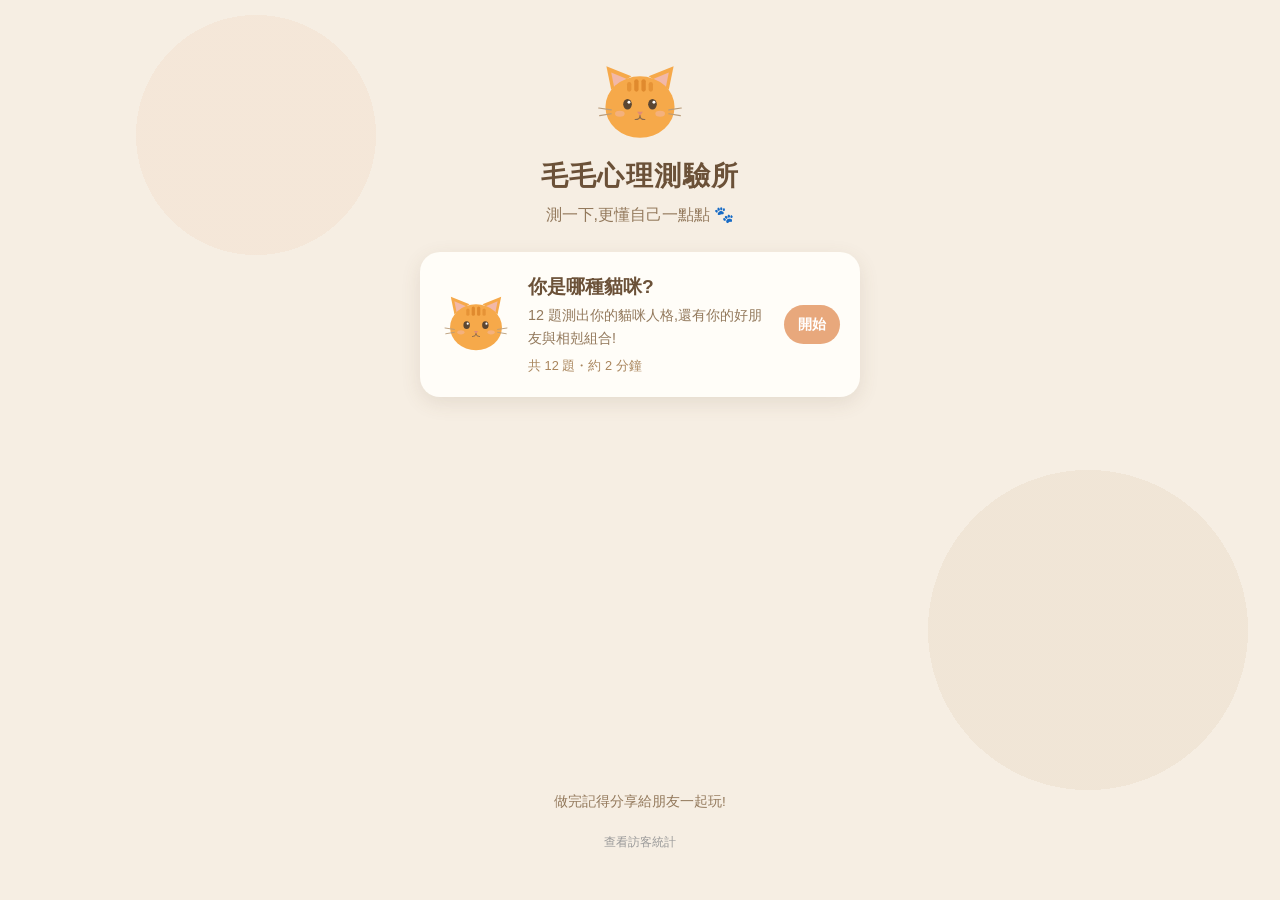
<file: index.html>
<!DOCTYPE html>
<html lang="zh-Hant">
<head>
  <meta charset="UTF-8">
  <meta name="google-adsense-account" content="ca-pub-9451009899963713">
  <meta name="viewport" content="width=device-width, initial-scale=1.0, viewport-fit=cover">
  <title>毛毛心理測驗所</title>
  <meta name="description" content="超好玩的心理測驗,快來測測看,再分享給朋友!">
  <meta property="og:title" content="毛毛心理測驗所">
  <meta property="og:description" content="超好玩的心理測驗,快來測測看你是哪種貓咪!">
  <link rel="stylesheet" href="css/style.css">
  <script async src="https://pagead2.googlesyndication.com/pagead/js/adsbygoogle.js?client=ca-pub-9451009899963713"
     crossorigin="anonymous"></script>
</head>
<body>
  <main class="page">
    <header class="site-header">
      <div class="site-logo" id="site-logo" aria-hidden="true"></div>
      <h1 class="site-title">毛毛心理測驗所</h1>
      <p class="site-subtitle">測一下,更懂自己一點點 🐾</p>
    </header>

    <section id="quiz-list" class="quiz-list" aria-label="測驗列表">
      <p class="loading">測驗載入中…</p>
    </section>

    <footer class="site-footer">
      <p>做完記得分享給朋友一起玩!</p>
      <!-- Default Statcounter code for 貓貓心理測驗 -->
      <div style="text-align: center; margin-top: 20px;">
        <script type="text/javascript">
          var sc_project=13334396; 
          var sc_invisible=0; 
          var sc_security="996a52aa"; 
          var scJsHost = "https://";
          document.write("<sc"+"ript type='text/javascript' src='" + scJsHost+
          "statcounter.com/counter/counter.js'></"+"script>");
        </script>
        <noscript><div class="statcounter"><a title="Web Analytics"
          href="https://statcounter.com/" target="_blank"><img class="statcounter"
          src="https://c.statcounter.com/13334396/0/996a52aa/0/" alt="Web Analytics"
          referrerPolicy="no-referrer-when-downgrade"></a></div></noscript>
        <!-- End of Statcounter Code -->
        <p style="margin-top: 10px; font-size: 12px;">
          <a href="https://statcounter.com/p13334396/?guest=1" target="_blank" style="color: #999; text-decoration: none;">查看訪客統計</a>
        </p>
      </div>
    </footer>
  </main>

  <script src="js/cat-art.js"></script>
  <script src="js/index.js"></script>
</body>
</html>
</file>
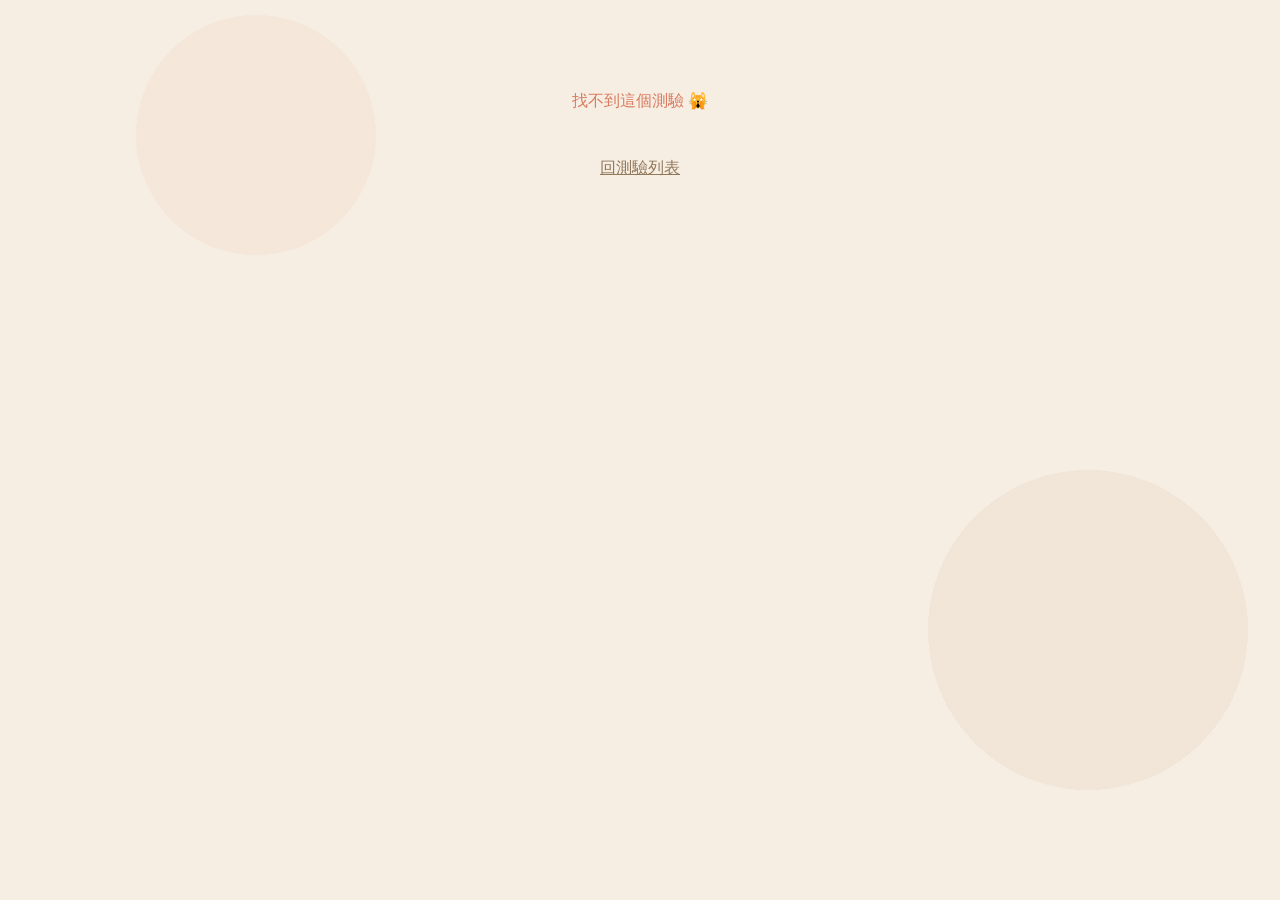
<file: quiz.html>
<!DOCTYPE html>
<html lang="zh-Hant">
<head>
  <meta charset="UTF-8">
  <meta name="google-adsense-account" content="ca-pub-9451009899963713">
  <meta name="viewport" content="width=device-width, initial-scale=1.0, viewport-fit=cover">
  <title>測驗進行中|毛毛心理測驗所</title>
  <meta property="og:title" content="毛毛心理測驗所">
  <meta property="og:description" content="超好玩的心理測驗,快來測測看!">
  <link rel="stylesheet" href="css/style.css">
  <script async src="https://pagead2.googlesyndication.com/pagead/js/adsbygoogle.js?client=ca-pub-9451009899963713"
     crossorigin="anonymous"></script>
  <!-- Default Statcounter code for 貓貓心理測驗 -->
  <script type="text/javascript">
    var sc_project=13334396; 
    var sc_invisible=0; 
    var sc_security="996a52aa"; 
    var scJsHost = "https://";
    document.write("<sc"+"ript type='text/javascript' src='" + scJsHost+
    "statcounter.com/counter/counter.js'></"+"script>");
  </script>
  <noscript><div class="statcounter"><a title="Web Analytics"
    href="https://statcounter.com/" target="_blank"><img class="statcounter"
    src="https://c.statcounter.com/13334396/0/996a52aa/0/" alt="Web Analytics"
    referrerPolicy="no-referrer-when-downgrade"></a></div></noscript>
  <!-- End of Statcounter Code -->
</head>
<body>
  <main class="page">
    <!-- 測驗開始畫面 -->
    <section id="screen-start" class="screen" hidden>
      <div class="start-art" id="start-art" aria-hidden="true"></div>
      <h1 class="quiz-title" id="quiz-title"></h1>
      <p class="quiz-desc" id="quiz-desc"></p>
      <button class="btn btn-primary btn-big" id="btn-start">開始測驗 🐾</button>
      <a class="btn btn-ghost" href="./">回測驗列表</a>
    </section>

    <!-- 答題畫面 -->
    <section id="screen-question" class="screen" hidden>
      <div class="progress-wrap">
        <div class="progress-label" id="progress-label"></div>
        <div class="progress-bar"><div class="progress-fill" id="progress-fill"></div></div>
      </div>
      <div class="question-card" id="question-card">
        <h2 class="question-text" id="question-text"></h2>
        <div class="options" id="options"></div>
      </div>
    </section>

    <!-- 結果畫面 -->
    <section id="screen-result" class="screen" hidden>
      <p class="result-intro">你的測驗結果是……</p>
      <div class="result-card" id="result-card">
        <div class="result-art" id="result-art" aria-hidden="true"></div>
        <div class="result-badge" id="result-name"></div>
        <div class="result-tagline" id="result-tagline"></div>
        <p class="result-desc" id="result-desc"></p>
        <div class="result-pairs">
          <div class="pair pair-friend">
            <span class="pair-label">💚 好朋友</span>
            <span class="pair-value" id="result-friend"></span>
          </div>
          <div class="pair pair-rival">
            <span class="pair-label">⚡ 相剋</span>
            <span class="pair-value" id="result-rival"></span>
          </div>
        </div>
        <p class="result-cta" id="result-cta"></p>
      </div>
      <div class="result-actions">
        <button class="btn btn-primary btn-big" id="btn-share">分享給朋友 💌</button>
        <button class="btn btn-secondary" id="btn-retry">再測一次 🔄</button>
        <a class="btn btn-ghost" href="./">回測驗列表</a>
      </div>
    </section>

    <p id="error-box" class="error-box" hidden></p>
  </main>

  <div class="toast" id="toast" role="status"></div>

  <script src="js/cat-art.js"></script>
  <script src="js/quiz.js"></script>
</body>
</html>
</file>
<file: css/style.css>
/* ===== 毛毛心理測驗所 — 溫暖奶茶色系 ===== */
:root {
  --bg: #F6EEE3;          /* 米色底 */
  --bg-deep: #EFE2D0;
  --card: #FFFDF8;        /* 卡片乳白 */
  --milk-tea: #C9A87C;    /* 奶茶 */
  --milk-tea-dark: #A9855C;
  --cocoa: #6B5138;       /* 深可可,主要文字 */
  --cocoa-light: #93795C; /* 次要文字 */
  --accent: #E8A87C;      /* 蜜橘點綴 */
  --friend: #7FA86B;
  --rival: #D97B5F;
  --radius: 20px;
  --shadow: 0 6px 20px rgba(107, 81, 56, 0.12);
}

* { box-sizing: border-box; margin: 0; padding: 0; }

[hidden] { display: none !important; }

html { -webkit-text-size-adjust: 100%; }

body {
  font-family: "PingFang TC", "Microsoft JhengHei", "Noto Sans TC", sans-serif;
  background: var(--bg);
  background-image: radial-gradient(circle at 20% 15%, rgba(232, 168, 124, 0.10) 0 120px, transparent 120px),
                    radial-gradient(circle at 85% 70%, rgba(201, 168, 124, 0.12) 0 160px, transparent 160px);
  color: var(--cocoa);
  min-height: 100vh;
  line-height: 1.6;
}

.page {
  max-width: 480px;
  margin: 0 auto;
  padding: 24px 20px 48px;
  display: flex;
  flex-direction: column;
  min-height: 100vh;
}

/* ===== 首頁 ===== */
.site-header { text-align: center; padding: 12px 0 24px; }
.site-logo { width: 96px; margin: 0 auto 8px; animation: bob 3s ease-in-out infinite; }
.site-logo svg { width: 100%; height: auto; display: block; }
.site-title { font-size: 1.7rem; letter-spacing: 0.05em; }
.site-subtitle { color: var(--cocoa-light); font-size: 1rem; margin-top: 4px; }

.quiz-list { display: flex; flex-direction: column; gap: 16px; flex: 1; }
.loading { text-align: center; color: var(--cocoa-light); padding: 40px 0; }

.quiz-card {
  display: flex;
  align-items: center;
  gap: 16px;
  background: var(--card);
  border-radius: var(--radius);
  box-shadow: var(--shadow);
  padding: 18px;
  text-decoration: none;
  color: inherit;
  border: 2px solid transparent;
  transition: transform 0.15s ease, border-color 0.15s ease;
  animation: rise 0.5s ease both;
}
.quiz-card:active { transform: scale(0.97); border-color: var(--milk-tea); }
.quiz-card-art { width: 72px; flex-shrink: 0; }
.quiz-card-art svg { width: 100%; height: auto; display: block; }
.quiz-card-body { flex: 1; min-width: 0; }
.quiz-card-title { font-size: 1.2rem; font-weight: 700; }
.quiz-card-desc { font-size: 0.9rem; color: var(--cocoa-light); margin-top: 2px; }
.quiz-card-meta { font-size: 0.8rem; color: var(--milk-tea-dark); margin-top: 6px; }
.quiz-card-go {
  flex-shrink: 0;
  background: var(--accent);
  color: #fff;
  border-radius: 999px;
  padding: 8px 14px;
  font-size: 0.9rem;
  font-weight: 700;
  white-space: nowrap;
}

.site-footer { text-align: center; color: var(--cocoa-light); font-size: 0.85rem; padding-top: 32px; }

/* ===== 按鈕 ===== */
.btn {
  display: block;
  width: 100%;
  text-align: center;
  border: none;
  border-radius: 999px;
  padding: 16px 24px;
  font-size: 1.1rem;
  font-weight: 700;
  font-family: inherit;
  cursor: pointer;
  text-decoration: none;
  transition: transform 0.12s ease, box-shadow 0.12s ease;
  -webkit-tap-highlight-color: transparent;
}
.btn:active { transform: scale(0.96); }
.btn + .btn { margin-top: 12px; }
.btn-big { padding: 18px 24px; font-size: 1.2rem; }
.btn-primary {
  background: linear-gradient(135deg, var(--accent), var(--milk-tea));
  color: #fff;
  box-shadow: 0 6px 16px rgba(232, 168, 124, 0.45);
}
.btn-secondary { background: var(--card); color: var(--cocoa); box-shadow: var(--shadow); }
.btn-ghost { background: transparent; color: var(--cocoa-light); text-decoration: underline; font-weight: 400; font-size: 1rem; }

/* ===== 測驗開始畫面 ===== */
.screen { flex: 1; display: flex; flex-direction: column; justify-content: center; animation: rise 0.4s ease both; }
.start-art { width: 160px; margin: 0 auto 16px; animation: bob 3s ease-in-out infinite; }
.start-art svg { width: 100%; height: auto; display: block; }
.quiz-title { text-align: center; font-size: 1.8rem; margin-bottom: 8px; }
.quiz-desc { text-align: center; color: var(--cocoa-light); margin-bottom: 32px; white-space: pre-line; }

/* ===== 答題畫面 ===== */
.progress-wrap { padding: 8px 0 20px; }
.progress-label { font-size: 0.9rem; color: var(--milk-tea-dark); font-weight: 700; margin-bottom: 6px; text-align: center; }
.progress-bar { height: 10px; background: var(--bg-deep); border-radius: 999px; overflow: hidden; }
.progress-fill {
  height: 100%;
  width: 0%;
  background: linear-gradient(90deg, var(--milk-tea), var(--accent));
  border-radius: 999px;
  transition: width 0.35s ease;
}

.question-card {
  background: var(--card);
  border-radius: var(--radius);
  box-shadow: var(--shadow);
  padding: 28px 22px;
}
.question-card.slide-in { animation: slideIn 0.3s ease both; }
.question-text { font-size: 1.35rem; line-height: 1.5; margin-bottom: 24px; text-align: center; }

.options { display: flex; flex-direction: column; gap: 12px; }
.option-btn {
  width: 100%;
  text-align: left;
  background: var(--bg);
  border: 2px solid var(--bg-deep);
  border-radius: 16px;
  padding: 16px 18px;
  font-size: 1.05rem;
  font-family: inherit;
  color: var(--cocoa);
  line-height: 1.5;
  cursor: pointer;
  transition: transform 0.12s ease, background 0.12s ease, border-color 0.12s ease;
  -webkit-tap-highlight-color: transparent;
}
.option-btn:active { transform: scale(0.97); }
.option-btn.picked {
  background: #FBEBDD;
  border-color: var(--accent);
  animation: pulse 0.3s ease;
}

/* ===== 結果畫面 ===== */
.result-intro { text-align: center; color: var(--cocoa-light); margin-bottom: 12px; animation: rise 0.4s ease both; }

.result-card {
  background: var(--card);
  border: 3px solid var(--milk-tea);
  border-radius: 24px;
  box-shadow: var(--shadow);
  padding: 28px 22px 22px;
  text-align: center;
  animation: reveal 0.65s cubic-bezier(0.2, 1.4, 0.4, 1) both;
}
.result-art { width: 150px; margin: 0 auto 12px; animation: bob 3s ease-in-out infinite; }
.result-art svg { width: 100%; height: auto; display: block; }
.result-badge {
  display: inline-block;
  background: linear-gradient(135deg, var(--accent), var(--milk-tea));
  color: #fff;
  font-size: 1.5rem;
  font-weight: 800;
  border-radius: 999px;
  padding: 8px 26px;
  letter-spacing: 0.08em;
}
.result-tagline { font-size: 1.15rem; font-weight: 700; color: var(--milk-tea-dark); margin-top: 10px; }
.result-desc { text-align: left; margin-top: 14px; font-size: 1rem; }

.result-pairs { display: flex; gap: 10px; margin-top: 18px; }
.pair {
  flex: 1;
  border-radius: 14px;
  padding: 10px 8px;
  display: flex;
  flex-direction: column;
  gap: 2px;
}
.pair-friend { background: rgba(127, 168, 107, 0.14); }
.pair-rival { background: rgba(217, 123, 95, 0.14); }
.pair-label { font-size: 0.8rem; color: var(--cocoa-light); }
.pair-value { font-size: 1.05rem; font-weight: 700; }
.pair-friend .pair-value { color: var(--friend); }
.pair-rival .pair-value { color: var(--rival); }

.result-cta {
  margin-top: 18px;
  font-size: 0.95rem;
  background: var(--bg);
  border-radius: 12px;
  padding: 12px;
  color: var(--milk-tea-dark);
  font-weight: 700;
}

.result-actions { margin-top: 24px; animation: rise 0.5s ease 0.5s both; }

/* ===== 其他 ===== */
.error-box { text-align: center; color: var(--rival); padding: 40px 0; }

.toast {
  position: fixed;
  left: 50%;
  bottom: 40px;
  transform: translateX(-50%) translateY(20px);
  background: var(--cocoa);
  color: #fff;
  padding: 10px 22px;
  border-radius: 999px;
  font-size: 0.95rem;
  opacity: 0;
  pointer-events: none;
  transition: opacity 0.25s ease, transform 0.25s ease;
  z-index: 99;
}
.toast.show { opacity: 1; transform: translateX(-50%) translateY(0); }

/* ===== 動畫 ===== */
@keyframes rise {
  from { opacity: 0; transform: translateY(14px); }
  to { opacity: 1; transform: translateY(0); }
}
@keyframes slideIn {
  from { opacity: 0; transform: translateX(28px); }
  to { opacity: 1; transform: translateX(0); }
}
@keyframes pulse {
  0% { transform: scale(1); }
  50% { transform: scale(0.96); }
  100% { transform: scale(1); }
}
@keyframes reveal {
  0% { opacity: 0; transform: scale(0.6) rotate(-3deg); }
  100% { opacity: 1; transform: scale(1) rotate(0); }
}
@keyframes bob {
  0%, 100% { transform: translateY(0); }
  50% { transform: translateY(-6px); }
}

@media (min-width: 600px) {
  .page { padding-top: 48px; }
}
</file>
